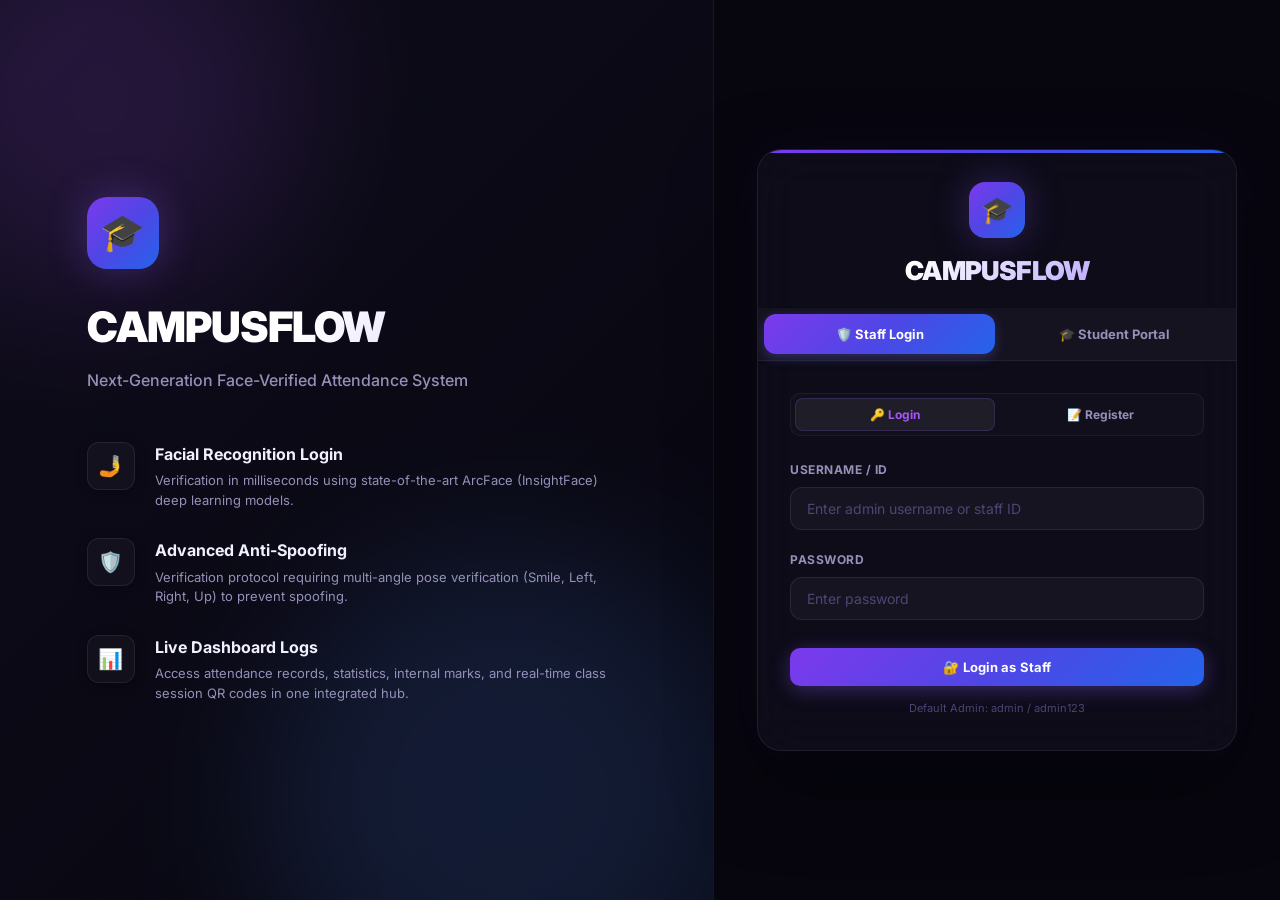
<file: frontend/index.html>
<!DOCTYPE html>
<html lang="en">
<head>
  <meta charset="UTF-8" />
  <meta name="viewport" content="width=device-width, initial-scale=1.0" />
  <title>Dashboard – CampusFlow</title>
  <meta name="description" content="CampusFlow Staff Dashboard – Manage live class sessions, subjects, and attendance." />
  <link rel="stylesheet" href="css/style.css" />
</head>
<body>
<div class="layout">

  <!-- ── Sidebar ── -->
  <aside class="sidebar">
    <div class="sidebar-brand">
      <div class="brand-logo">
        <div class="brand-icon">🎓</div>
        <div>
          <div class="brand-name">CampusFlow</div>
          <div class="brand-sub">ArcFace Face Recognition</div>
        </div>
      </div>
    </div>
    <nav class="sidebar-nav">
      <div class="nav-section-label">Navigation</div>
      <a href="index.html" class="nav-item active">
        <span class="nav-icon">📊</span><span>Dashboard</span>
      </a>
      <div class="nav-section-label">Manage</div>
      <a href="register.html" class="nav-item">
        <span class="nav-icon">👤</span><span>Register Student</span>
      </a>
      <a href="students.html" class="nav-item">
        <span class="nav-icon">👥</span><span>View Students</span>
      </a>
      <a href="enroll.html" class="nav-item">
        <span class="nav-icon">🤳</span><span>Enroll Face</span>
      </a>
      <a href="reports.html" class="nav-item">
        <span class="nav-icon">📋</span><span>Reports</span>
      </a>
      <div class="nav-section-label">College System</div>
      <a href="class_session.html" class="nav-item">
        <span class="nav-icon">🎥</span><span>Live Session</span>
      </a>
      <a href="qrcodes.html" class="nav-item">
        <span class="nav-icon">📱</span><span>QR Attendance</span>
      </a>
      <a href="internal_marks.html" class="nav-item">
        <span class="nav-icon">📝</span><span>Internal Marks</span>
      </a>
      <a href="attendance_report.html" class="nav-item">
        <span class="nav-icon">📈</span><span>Attendance Reports</span>
      </a>
      <a href="notifications.html" class="nav-item">
        <span class="nav-icon">🔔</span><span>Notifications</span>
      </a>
    </nav>
    <div class="sidebar-footer">
      <div class="status-badge">
        <div class="status-dot"></div>
        <span>Server Online</span>
      </div>
      <button class="btn btn-outline btn-sm" style="width:100%; margin-top:10px;" onclick="logout()">
        🚪 Logout
      </button>
    </div>
  </aside>

  <!-- ── Main ── -->
  <div class="main-content">
    <header class="topbar">
      <div class="topbar-title">
        <h1 id="topbar-welcome">Welcome</h1>
        <p id="current-date-str"></p>
      </div>
      <div class="topbar-actions">
        <div class="status-badge">
          <span class="status-dot"></span>
          <span>Session Active</span>
        </div>
      </div>
    </header>

    <!-- Page Content -->
    <div class="page-content">

      <!-- Hero Section -->
      <section class="hero-section">
        <div>
          <h2 class="hero-title" id="hero-user-name">Loading...</h2>
          <p class="hero-sub" id="hero-user-dept"></p>
        </div>
        <div class="hero-stats">
          <div class="hero-stat">
            <div class="hero-stat-val" id="stat-subjects-count">0</div>
            <div class="hero-stat-label">Subjects</div>
          </div>
          <div class="hero-stat">
            <div class="hero-stat-val" id="stat-today-sessions">0</div>
            <div class="hero-stat-label">Sessions Today</div>
          </div>
          <div class="hero-stat">
            <div class="hero-stat-val" id="stat-students-count">0</div>
            <div class="hero-stat-label">Students</div>
          </div>
        </div>
      </section>

      <!-- Grid: Start Session + Subjects List -->
      <div class="grid-2" style="margin-bottom: 28px;">

        <!-- Start Session Card -->
        <div class="card">
          <div class="card-header">
            <h3 class="card-title">🚀 Start New Class Session</h3>
          </div>
          <div id="session-alert"></div>

          <div class="form-group">
            <label class="form-label" for="session-subject">Select Subject</label>
            <select class="form-control" id="session-subject">
              <option value="">— Select Subject —</option>
            </select>
          </div>

          <div class="form-group">
            <label class="form-label" for="session-type">Session Type</label>
            <select class="form-control" id="session-type">
              <option>Lecture</option>
              <option>Lab</option>
              <option>Tutorial</option>
            </select>
          </div>

          <div class="form-group">
            <label class="form-label" for="session-topic">Topic to Cover</label>
            <input class="form-control" type="text" id="session-topic" placeholder="e.g. Introduction to Database Normalization" />
          </div>

          <button class="btn btn-primary" id="start-session-btn" onclick="startNewSession()" style="width: 100%;">
            🎥 Start Live Camera Session
          </button>
        </div>

        <!-- Subjects List Card -->
        <div class="card">
          <div class="card-header">
            <h3 class="card-title">📚 My Subjects</h3>
          </div>
          <div class="table-wrapper" style="max-height: 280px; overflow-y: auto;">
            <table>
              <thead>
                <tr>
                  <th>Code</th>
                  <th>Subject Name</th>
                  <th>Sem</th>
                  <th>Actions</th>
                </tr>
              </thead>
              <tbody id="subjects-list-body">
                <!-- Loaded dynamically -->
              </tbody>
            </table>
          </div>
        </div>

      </div>

      <!-- Active Sessions -->
      <div class="card" style="margin-bottom: 28px;">
        <div class="card-header">
          <h3 class="card-title">⏱️ Active Class Sessions</h3>
          <button class="btn btn-outline btn-sm" onclick="loadDashboardData()">🔄 Refresh</button>
        </div>
        <div class="table-wrapper">
          <table>
            <thead>
              <tr>
                <th>Subject</th>
                <th>Type</th>
                <th>Started At</th>
                <th>Status</th>
                <th>Action</th>
              </tr>
            </thead>
            <tbody id="active-sessions-body">
              <!-- Loaded dynamically -->
            </tbody>
          </table>
        </div>
      </div>

      <!-- Recent Session History -->
      <div class="card">
        <div class="card-header">
          <h3 class="card-title">📄 Recent Session History</h3>
        </div>
        <div class="table-wrapper">
          <table>
            <thead>
              <tr>
                <th>Date</th>
                <th>Subject</th>
                <th>Type</th>
                <th>Topic Covered</th>
                <th>Time</th>
                <th>Records</th>
                <th>Actions</th>
              </tr>
            </thead>
            <tbody id="recent-sessions-body">
              <!-- Loaded dynamically -->
            </tbody>
          </table>
        </div>
      </div>

    </div>
  </div>
</div>

<!-- Manual Attendance Modal -->
<div class="modal-overlay" id="attendance-modal">
  <div class="modal-container">
    <div class="modal-header">
      <h3 class="modal-title">📋 Manual Attendance Override</h3>
      <button class="modal-close" onclick="closeManualAttendanceModal()">&times;</button>
    </div>
    <div class="modal-body">
      <!-- Session metadata summary -->
      <div class="modal-session-info">
        <div class="modal-session-info-row">
          <span style="color:var(--text-secondary);">Subject:</span>
          <span id="modal-session-subject" style="font-weight:700;">-</span>
        </div>
        <div class="modal-session-info-row">
          <span style="color:var(--text-secondary);">Type & Date:</span>
          <span id="modal-session-datetime" style="font-weight:700;">-</span>
        </div>
        <div class="modal-session-info-row">
          <span style="color:var(--text-secondary);">Present Count:</span>
          <span id="modal-session-present-count" style="font-weight:700; color:var(--green)">0 / 0</span>
        </div>
      </div>

      <!-- Search filter -->
      <div class="modal-search">
        <input class="form-control" type="text" id="modal-search-student" placeholder="🔍 Search student name or roll number..." oninput="filterModalStudents()" />
      </div>

      <!-- Student List -->
      <div class="modal-student-list" id="modal-student-list-container">
        <!-- Loaded dynamically -->
      </div>
    </div>
    <div class="modal-footer">
      <button class="btn btn-outline" onclick="closeManualAttendanceModal()">Close</button>
    </div>
  </div>
</div>

<div class="toast-container" id="toast-container"></div>
<script src="js/dashboard.js"></script>
</body>
</html>
</file>
<file: frontend/css/style.css>
/* ─────────────────────────────────────────────
   CampusFlow – Ultra Premium Redesign
   Dark Purple-Blue Gradient Theme
   ───────────────────────────────────────────── */

@import url('https://fonts.googleapis.com/css2?family=Inter:wght@300;400;500;600;700;800;900&display=swap');

/* ── CSS Variables ── */
:root {
  --bg-base:       #07060f;
  --bg-secondary:  #0e0c1a;
  --bg-card:       rgba(255,255,255,0.04);
  --bg-card-hover: rgba(255,255,255,0.07);
  --bg-input:      rgba(255,255,255,0.05);
  --border:        rgba(255,255,255,0.07);
  --border-glow:   rgba(139,92,246,0.4);

  /* Gradient palette */
  --grad-purple: linear-gradient(135deg, #7c3aed, #a855f7);
  --grad-blue:   linear-gradient(135deg, #2563eb, #4f8ef7);
  --grad-cyan:   linear-gradient(135deg, #0891b2, #06b6d4);
  --grad-green:  linear-gradient(135deg, #059669, #10b981);
  --grad-orange: linear-gradient(135deg, #d97706, #f59e0b);
  --grad-red:    linear-gradient(135deg, #dc2626, #ef4444);
  --grad-hero:   linear-gradient(135deg, #1e1b4b 0%, #312e81 40%, #4c1d95 70%, #1e1b4b 100%);
  --grad-brand:  linear-gradient(135deg, #7c3aed 0%, #4f46e5 50%, #2563eb 100%);

  /* Accent Colors */
  --purple:  #a855f7;
  --blue:    #4f8ef7;
  --cyan:    #06b6d4;
  --green:   #10b981;
  --orange:  #f59e0b;
  --red:     #ef4444;
  --pink:    #ec4899;

  --text-primary:   #f1f0ff;
  --text-secondary: #9490b8;
  --text-muted:     #4b4775;

  --glow-purple: 0 0 40px rgba(139,92,246,0.3);
  --glow-blue:   0 0 30px rgba(79,142,247,0.25);
  --glow-green:  0 0 30px rgba(16,185,129,0.2);
  --shadow-card: 0 8px 40px rgba(0,0,0,0.5);
  --shadow-sm:   0 2px 12px rgba(0,0,0,0.3);

  --radius-sm: 10px;
  --radius-md: 16px;
  --radius-lg: 22px;
  --radius-xl: 32px;
  --transition: all 0.3s cubic-bezier(0.4, 0, 0.2, 1);
  --sidebar-width: 270px;
}

/* ── Reset & Base ── */
*, *::before, *::after { box-sizing: border-box; margin: 0; padding: 0; }
html { scroll-behavior: smooth; }
body {
  font-family: 'Inter', system-ui, sans-serif;
  background: var(--bg-base);
  color: var(--text-primary);
  min-height: 100vh;
  line-height: 1.6;
  overflow-x: hidden;
  /* Subtle radial noise texture */
  background-image:
    radial-gradient(ellipse 80% 50% at 50% -20%, rgba(139,92,246,0.12) 0%, transparent 60%),
    radial-gradient(ellipse 60% 40% at 80% 90%, rgba(79,142,247,0.08) 0%, transparent 50%);
}
a { color: inherit; text-decoration: none; }
img, video { max-width: 100%; }

/* ── Scrollbar ── */
::-webkit-scrollbar { width: 5px; }
::-webkit-scrollbar-track { background: transparent; }
::-webkit-scrollbar-thumb { background: rgba(139,92,246,0.5); border-radius: 3px; }
::-webkit-scrollbar-thumb:hover { background: var(--purple); }

/* ── Layout ── */
.layout { display: flex; min-height: 100vh; }

/* ─────────────────── SIDEBAR ─────────────────── */
.sidebar {
  width: var(--sidebar-width);
  background: rgba(14,12,26,0.97);
  border-right: 1px solid var(--border);
  display: flex;
  flex-direction: column;
  position: fixed;
  top: 0; left: 0;
  height: 100vh;
  z-index: 100;
  backdrop-filter: blur(20px);
  -webkit-backdrop-filter: blur(20px);
}

/* Gradient top strip */
.sidebar::before {
  content: '';
  position: absolute;
  top: 0; left: 0; right: 0;
  height: 2px;
  background: var(--grad-brand);
}

.sidebar-brand {
  padding: 28px 22px 22px;
  border-bottom: 1px solid var(--border);
  position: relative;
}

.brand-logo {
  display: flex;
  align-items: center;
  gap: 14px;
}

.brand-icon {
  width: 46px; height: 46px;
  background: var(--grad-brand);
  border-radius: 14px;
  display: flex; align-items: center; justify-content: center;
  font-size: 22px;
  box-shadow: var(--glow-purple);
  flex-shrink: 0;
}

.brand-name {
  font-size: 16px;
  font-weight: 800;
  color: var(--text-primary);
  letter-spacing: -0.3px;
  line-height: 1.2;
}

.brand-sub {
  font-size: 11px;
  font-weight: 500;
  background: var(--grad-brand);
  -webkit-background-clip: text;
  -webkit-text-fill-color: transparent;
  background-clip: text;
  letter-spacing: 0.3px;
}

.sidebar-nav {
  flex: 1;
  padding: 18px 14px;
  overflow-y: auto;
}

.nav-section-label {
  font-size: 10px;
  font-weight: 700;
  color: var(--text-muted);
  text-transform: uppercase;
  letter-spacing: 1.5px;
  padding: 14px 12px 6px;
}

.nav-item {
  display: flex;
  align-items: center;
  gap: 12px;
  padding: 12px 14px;
  border-radius: var(--radius-sm);
  cursor: pointer;
  transition: var(--transition);
  font-size: 14px;
  font-weight: 500;
  color: var(--text-secondary);
  margin-bottom: 3px;
  position: relative;
  overflow: hidden;
}

.nav-item::before {
  content: '';
  position: absolute;
  inset: 0;
  background: var(--grad-purple);
  opacity: 0;
  transition: opacity 0.3s;
  border-radius: var(--radius-sm);
}

.nav-item:hover { color: var(--text-primary); }
.nav-item:hover::before { opacity: 0.1; }

.nav-item.active {
  background: rgba(139,92,246,0.15);
  color: var(--purple);
  border: 1px solid rgba(139,92,246,0.25);
}

.nav-item .nav-icon {
  font-size: 17px;
  flex-shrink: 0;
  position: relative;
  z-index: 1;
}

.nav-item span:not(.nav-icon) {
  position: relative;
  z-index: 1;
}

.sidebar-footer {
  padding: 16px 14px;
  border-top: 1px solid var(--border);
}

.status-badge {
  display: flex;
  align-items: center;
  gap: 10px;
  padding: 10px 14px;
  background: rgba(16,185,129,0.07);
  border: 1px solid rgba(16,185,129,0.15);
  border-radius: var(--radius-sm);
  font-size: 12px;
  color: var(--green);
  font-weight: 500;
}

.status-dot {
  width: 8px; height: 8px;
  border-radius: 50%;
  background: var(--green);
  box-shadow: 0 0 8px var(--green);
  animation: pulse-dot 2s ease-in-out infinite;
}

@keyframes pulse-dot {
  0%, 100% { opacity: 1; box-shadow: 0 0 8px var(--green); }
  50%       { opacity: 0.6; box-shadow: 0 0 4px var(--green); }
}

/* ─────────────────── MAIN CONTENT ─────────────────── */
.main-content {
  margin-left: var(--sidebar-width);
  flex: 1;
  display: flex;
  flex-direction: column;
  min-height: 100vh;
}

.topbar {
  background: rgba(7,6,15,0.85);
  backdrop-filter: blur(24px);
  -webkit-backdrop-filter: blur(24px);
  border-bottom: 1px solid var(--border);
  padding: 0 36px;
  height: 70px;
  display: flex;
  align-items: center;
  justify-content: space-between;
  position: sticky;
  top: 0;
  z-index: 50;
}

.topbar-title h1 {
  font-size: 21px;
  font-weight: 800;
  letter-spacing: -0.5px;
  color: var(--text-primary);
}

.topbar-title p {
  font-size: 12px;
  color: var(--text-secondary);
}

.topbar-actions {
  display: flex;
  align-items: center;
  gap: 10px;
}

.page-content { padding: 32px 36px; flex: 1; }

/* ─────────────────── HERO SECTION ─────────────────── */
.hero-section {
  background: var(--grad-hero);
  border: 1px solid rgba(139,92,246,0.2);
  border-radius: var(--radius-xl);
  padding: 32px 36px;
  margin-bottom: 32px;
  position: relative;
  overflow: hidden;
}

.hero-section::before {
  content: '';
  position: absolute;
  top: -50%; right: -10%;
  width: 400px; height: 400px;
  border-radius: 50%;
  background: radial-gradient(circle, rgba(139,92,246,0.2) 0%, transparent 70%);
  pointer-events: none;
}

.hero-section::after {
  content: '';
  position: absolute;
  bottom: -40%; left: 20%;
  width: 300px; height: 300px;
  border-radius: 50%;
  background: radial-gradient(circle, rgba(79,142,247,0.15) 0%, transparent 70%);
  pointer-events: none;
}

.hero-title {
  font-size: 28px;
  font-weight: 900;
  letter-spacing: -0.8px;
  background: linear-gradient(135deg, #fff 30%, #c4b5fd 70%, #93c5fd 100%);
  -webkit-background-clip: text;
  -webkit-text-fill-color: transparent;
  background-clip: text;
  margin-bottom: 6px;
}

.hero-sub {
  font-size: 14px;
  color: rgba(196,181,253,0.8);
  font-weight: 400;
}

.hero-stats {
  display: flex;
  gap: 32px;
  margin-top: 24px;
}

.hero-stat {
  text-align: center;
}

.hero-stat-val {
  font-size: 32px;
  font-weight: 900;
  color: #fff;
  line-height: 1;
}

.hero-stat-label {
  font-size: 11px;
  color: rgba(196,181,253,0.7);
  text-transform: uppercase;
  letter-spacing: 0.8px;
  margin-top: 4px;
}

/* ─────────────────── CARDS ─────────────────── */
.card {
  background: var(--bg-card);
  border: 1px solid var(--border);
  border-radius: var(--radius-lg);
  padding: 26px;
  transition: var(--transition);
  position: relative;
  overflow: hidden;
}

.card:hover {
  background: var(--bg-card-hover);
  border-color: rgba(139,92,246,0.2);
  box-shadow: var(--shadow-card);
}

.card-header {
  display: flex;
  align-items: center;
  justify-content: space-between;
  margin-bottom: 22px;
}

.card-title {
  font-size: 15px;
  font-weight: 700;
  color: var(--text-primary);
  display: flex;
  align-items: center;
  gap: 8px;
  letter-spacing: -0.2px;
}

/* ─────────────────── STAT CARDS ─────────────────── */
.stats-grid {
  display: grid;
  grid-template-columns: repeat(auto-fit, minmax(220px, 1fr));
  gap: 20px;
  margin-bottom: 28px;
}

.stat-card {
  background: var(--bg-card);
  border: 1px solid var(--border);
  border-radius: var(--radius-lg);
  padding: 26px;
  transition: var(--transition);
  position: relative;
  overflow: hidden;
  cursor: default;
}

/* Glow orb in top-right */
.stat-card::after {
  content: '';
  position: absolute;
  top: -20px; right: -20px;
  width: 90px; height: 90px;
  border-radius: 50%;
  opacity: 0.12;
  transition: var(--transition);
}

.stat-card.purple::after { background: var(--purple); }
.stat-card.blue::after   { background: var(--blue); }
.stat-card.green::after  { background: var(--green); }
.stat-card.orange::after { background: var(--orange); }

.stat-card:hover {
  transform: translateY(-4px);
  border-color: rgba(139,92,246,0.25);
  box-shadow: 0 16px 48px rgba(0,0,0,0.4), var(--glow-purple);
}

.stat-card:hover::after { opacity: 0.2; }

.stat-icon {
  width: 52px; height: 52px;
  border-radius: 14px;
  display: flex; align-items: center; justify-content: center;
  font-size: 24px;
  margin-bottom: 18px;
  position: relative;
}

.stat-icon.purple { background: rgba(168,85,247,0.15); box-shadow: 0 0 20px rgba(168,85,247,0.15); }
.stat-icon.blue   { background: rgba(79,142,247,0.15); box-shadow: 0 0 20px rgba(79,142,247,0.15); }
.stat-icon.green  { background: rgba(16,185,129,0.15); box-shadow: 0 0 20px rgba(16,185,129,0.15); }
.stat-icon.orange { background: rgba(245,158,11,0.12); box-shadow: 0 0 20px rgba(245,158,11,0.12); }

.stat-value {
  font-size: 40px;
  font-weight: 900;
  line-height: 1;
  margin-bottom: 6px;
  letter-spacing: -1px;
  color: var(--text-primary);
}

.stat-label {
  font-size: 13px;
  color: var(--text-secondary);
  font-weight: 600;
}

.stat-sub {
  font-size: 11px;
  color: var(--text-muted);
  margin-top: 4px;
}

/* ─────────────────── BUTTONS ─────────────────── */
.btn {
  display: inline-flex;
  align-items: center;
  justify-content: center;
  gap: 8px;
  padding: 11px 22px;
  border-radius: var(--radius-sm);
  font-size: 13px;
  font-weight: 700;
  cursor: pointer;
  transition: var(--transition);
  border: none;
  outline: none;
  font-family: inherit;
  white-space: nowrap;
  letter-spacing: 0.1px;
  position: relative;
  overflow: hidden;
}

.btn::after {
  content: '';
  position: absolute;
  inset: 0;
  background: rgba(255,255,255,0.1);
  opacity: 0;
  transition: opacity 0.2s;
}

.btn:hover::after { opacity: 1; }

.btn-primary {
  background: var(--grad-brand);
  color: #fff;
  box-shadow: 0 4px 20px rgba(139,92,246,0.35);
}

.btn-primary:hover {
  transform: translateY(-2px);
  box-shadow: 0 8px 30px rgba(139,92,246,0.5);
}

.btn-success {
  background: var(--grad-green);
  color: #fff;
  box-shadow: 0 4px 16px rgba(16,185,129,0.3);
}

.btn-success:hover {
  transform: translateY(-2px);
  box-shadow: 0 8px 24px rgba(16,185,129,0.45);
}

.btn-danger {
  background: var(--grad-red);
  color: #fff;
  box-shadow: 0 4px 16px rgba(239,68,68,0.25);
}

.btn-danger:hover { transform: translateY(-2px); }

.btn-outline {
  background: transparent;
  border: 1px solid var(--border);
  color: var(--text-secondary);
}

.btn-outline:hover {
  border-color: var(--purple);
  color: var(--purple);
  background: rgba(168,85,247,0.08);
}

.btn-sm  { padding: 8px 16px; font-size: 12px; }
.btn-lg  { padding: 14px 30px; font-size: 15px; }
.btn-icon { padding: 8px 10px; }

.btn:disabled {
  opacity: 0.45;
  cursor: not-allowed;
  transform: none !important;
  box-shadow: none !important;
}

/* ─────────────────── FORMS ─────────────────── */
.form-group { margin-bottom: 20px; }

.form-label {
  display: block;
  font-size: 11px;
  font-weight: 700;
  color: var(--text-secondary);
  margin-bottom: 8px;
  text-transform: uppercase;
  letter-spacing: 0.8px;
}

.form-control {
  width: 100%;
  background: var(--bg-input);
  border: 1px solid var(--border);
  border-radius: var(--radius-sm);
  padding: 12px 16px;
  font-size: 14px;
  color: var(--text-primary);
  font-family: inherit;
  transition: var(--transition);
  outline: none;
}

.form-control:focus {
  border-color: var(--purple);
  background: rgba(139,92,246,0.06);
  box-shadow: 0 0 0 3px rgba(139,92,246,0.15);
}

.form-control::placeholder { color: var(--text-muted); }
select.form-control { cursor: pointer; }
select.form-control option { background: var(--bg-secondary); color: var(--text-primary); }

/* ─────────────────── TABLES ─────────────────── */
.table-wrapper { overflow-x: auto; border-radius: var(--radius-md); }

table { width: 100%; border-collapse: collapse; font-size: 13px; }

thead th {
  background: rgba(255,255,255,0.03);
  color: var(--text-muted);
  font-size: 10px;
  font-weight: 700;
  text-transform: uppercase;
  letter-spacing: 1px;
  padding: 13px 18px;
  text-align: left;
  border-bottom: 1px solid var(--border);
}

tbody tr {
  border-bottom: 1px solid rgba(255,255,255,0.03);
  transition: var(--transition);
}

tbody tr:hover { background: rgba(139,92,246,0.04); }
tbody td { padding: 14px 18px; color: var(--text-secondary); vertical-align: middle; }
tbody td:first-child { color: var(--text-primary); font-weight: 600; }

/* ─────────────────── BADGES ─────────────────── */
.badge {
  display: inline-flex; align-items: center; gap: 4px;
  padding: 4px 12px;
  border-radius: 100px;
  font-size: 11px;
  font-weight: 700;
}

.badge-success { background: rgba(16,185,129,0.12);  color: var(--green); border: 1px solid rgba(16,185,129,0.2); }
.badge-danger  { background: rgba(239,68,68,0.12);   color: var(--red);   border: 1px solid rgba(239,68,68,0.2); }
.badge-blue    { background: rgba(79,142,247,0.12);  color: var(--blue);  border: 1px solid rgba(79,142,247,0.2); }
.badge-orange  { background: rgba(245,158,11,0.12);  color: var(--orange);border: 1px solid rgba(245,158,11,0.2); }
.badge-purple  { background: rgba(168,85,247,0.12);  color: var(--purple);border: 1px solid rgba(168,85,247,0.2); }

/* ─────────────────── CAMERA ─────────────────── */
.camera-container {
  position: relative;
  border-radius: var(--radius-lg);
  overflow: hidden;
  background: #000;
  border: 1px solid var(--border);
  aspect-ratio: 4/3;
}

.camera-container video,
.camera-container canvas,
.camera-container img {
  width: 100%; height: 100%;
  object-fit: cover;
  display: block;
}

.camera-overlay {
  position: absolute;
  inset: 0;
  pointer-events: none;
}

.scan-line {
  position: absolute;
  left: 0; right: 0;
  height: 2px;
  background: linear-gradient(90deg, transparent, var(--cyan), transparent);
  animation: scan 2.5s ease-in-out infinite;
  opacity: 0.8;
}

@keyframes scan {
  0%   { top: 8%;  opacity: 0; }
  10%  { opacity: 0.8; }
  90%  { opacity: 0.8; }
  100% { top: 92%; opacity: 0; }
}

.camera-corner {
  position: absolute;
  width: 28px; height: 28px;
  border-color: var(--purple);
  border-style: solid;
  opacity: 0.9;
}

.corner-tl { top: 14px; left: 14px; border-width: 3px 0 0 3px; border-radius: 4px 0 0 0; }
.corner-tr { top: 14px; right: 14px; border-width: 3px 3px 0 0; border-radius: 0 4px 0 0; }
.corner-bl { bottom: 14px; left: 14px; border-width: 0 0 3px 3px; border-radius: 0 0 0 4px; }
.corner-br { bottom: 14px; right: 14px; border-width: 0 3px 3px 0; border-radius: 0 0 4px 0; }

.camera-status {
  position: absolute;
  bottom: 14px;
  left: 50%;
  transform: translateX(-50%);
  background: rgba(7,6,15,0.85);
  backdrop-filter: blur(10px);
  border: 1px solid var(--border);
  border-radius: 100px;
  padding: 6px 18px;
  font-size: 12px;
  font-weight: 700;
  color: var(--cyan);
  white-space: nowrap;
}

/* Pulsing record dot */
.rec-dot {
  display: inline-block;
  width: 8px; height: 8px;
  background: var(--red);
  border-radius: 50%;
  margin-right: 4px;
  animation: blink 1s ease-in-out infinite;
  box-shadow: 0 0 8px var(--red);
}

@keyframes blink {
  0%, 100% { opacity: 1; }
  50%       { opacity: 0.2; }
}

/* ─────────────────── PROGRESS ─────────────────── */
.progress-bar-wrapper {
  width: 100%; height: 8px;
  background: rgba(255,255,255,0.05);
  border-radius: 100px;
  overflow: hidden;
}

.progress-bar-fill {
  height: 100%;
  background: var(--grad-brand);
  border-radius: 100px;
  transition: width 0.5s ease;
  position: relative;
}

.progress-bar-fill::after {
  content: '';
  position: absolute;
  top: 0; right: 0;
  width: 40px; height: 100%;
  background: rgba(255,255,255,0.35);
  filter: blur(5px);
  animation: shimmer 1.5s ease-in-out infinite;
}

@keyframes shimmer { 0% { opacity: 0; } 50% { opacity: 1; } 100% { opacity: 0; } }

/* ─────────────────── ALERTS ─────────────────── */
.alert {
  display: flex; align-items: flex-start; gap: 12px;
  padding: 15px 20px;
  border-radius: var(--radius-sm);
  font-size: 13px;
  font-weight: 500;
  border: 1px solid transparent;
  margin-bottom: 20px;
}

.alert-success { background: rgba(16,185,129,0.08);  border-color: rgba(16,185,129,0.25); color: var(--green); }
.alert-error   { background: rgba(239,68,68,0.08);   border-color: rgba(239,68,68,0.25);  color: var(--red); }
.alert-info    { background: rgba(79,142,247,0.08);  border-color: rgba(79,142,247,0.25); color: var(--blue); }
.alert-warning { background: rgba(245,158,11,0.08);  border-color: rgba(245,158,11,0.25); color: var(--orange); }
.alert-purple  { background: rgba(168,85,247,0.08);  border-color: rgba(168,85,247,0.25); color: var(--purple); }

/* ─────────────────── GRIDS ─────────────────── */
.grid-2 { display: grid; grid-template-columns: 1fr 1fr; gap: 24px; }
.grid-3 { display: grid; grid-template-columns: repeat(3, 1fr); gap: 24px; }

.divider { height: 1px; background: var(--border); margin: 22px 0; }

/* ─────────────────── EMPTY STATE ─────────────────── */
.empty-state { text-align: center; padding: 52px 24px; }
.empty-icon  { font-size: 52px; margin-bottom: 16px; opacity: 0.35; }
.empty-title { font-size: 16px; font-weight: 700; color: var(--text-secondary); margin-bottom: 6px; }
.empty-sub   { font-size: 13px; color: var(--text-muted); }

/* ─────────────────── TOASTS ─────────────────── */
.toast-container {
  position: fixed;
  bottom: 28px; right: 28px;
  z-index: 9999;
  display: flex; flex-direction: column; gap: 10px;
}

.toast {
  background: rgba(14,12,26,0.97);
  border: 1px solid var(--border);
  border-radius: var(--radius-sm);
  padding: 14px 18px;
  font-size: 13px;
  font-weight: 600;
  max-width: 340px;
  display: flex; align-items: center; gap: 10px;
  animation: slide-in 0.3s ease;
  box-shadow: var(--shadow-card);
  backdrop-filter: blur(20px);
}

.toast.success { border-left: 3px solid var(--green);  color: var(--green); }
.toast.error   { border-left: 3px solid var(--red);    color: var(--red); }
.toast.info    { border-left: 3px solid var(--blue);   color: var(--blue); }
.toast.warning { border-left: 3px solid var(--orange); color: var(--orange); }

@keyframes slide-in {
  from { transform: translateX(110%); opacity: 0; }
  to   { transform: translateX(0);    opacity: 1; }
}

/* ─────────────────── PHOTO GRID ─────────────────── */
.photo-grid {
  display: grid;
  grid-template-columns: repeat(5, 1fr);
  gap: 10px;
  margin-top: 16px;
}

.photo-slot {
  aspect-ratio: 1;
  border-radius: var(--radius-sm);
  border: 2px dashed rgba(139,92,246,0.3);
  display: flex; align-items: center; justify-content: center;
  font-size: 22px;
  color: var(--text-muted);
  overflow: hidden;
  transition: var(--transition);
  position: relative;
  background: rgba(139,92,246,0.04);
}

.photo-slot.filled {
  border: 2px solid var(--green);
  border-style: solid;
  box-shadow: 0 0 12px rgba(16,185,129,0.2);
}

.photo-slot img { width: 100%; height: 100%; object-fit: cover; }

.photo-slot .check {
  position: absolute;
  top: 5px; right: 5px;
  background: var(--green);
  color: #fff;
  border-radius: 50%;
  width: 18px; height: 18px;
  font-size: 10px;
  display: flex; align-items: center; justify-content: center;
  box-shadow: 0 0 8px rgba(16,185,129,0.5);
}

/* ─────────────────── ATTENDANCE LOG ─────────────────── */
.attendance-log {
  max-height: 360px;
  overflow-y: auto;
  display: flex;
  flex-direction: column;
  gap: 8px;
}

.log-item {
  display: flex; align-items: center; gap: 12px;
  padding: 12px 16px;
  background: var(--bg-card);
  border-radius: var(--radius-sm);
  border: 1px solid var(--border);
  animation: fade-up 0.35s ease;
}

@keyframes fade-up {
  from { opacity: 0; transform: translateY(10px); }
  to   { opacity: 1; transform: translateY(0); }
}

.log-avatar {
  width: 38px; height: 38px;
  border-radius: 50%;
  background: var(--grad-brand);
  display: flex; align-items: center; justify-content: center;
  font-size: 14px; font-weight: 800; color: #fff;
  flex-shrink: 0;
  box-shadow: 0 0 12px rgba(139,92,246,0.3);
}

.log-info { flex: 1; min-width: 0; }
.log-name { font-size: 13px; font-weight: 700; color: var(--text-primary); }
.log-detail { font-size: 11px; color: var(--text-secondary); }
.log-time { font-size: 11px; color: var(--text-muted); white-space: nowrap; }

/* Confidence bar */
.conf-bar {
  width: 60px; height: 4px;
  background: rgba(255,255,255,0.08);
  border-radius: 2px;
  overflow: hidden;
  margin-top: 4px;
}

.conf-bar-fill {
  height: 100%;
  background: var(--grad-green);
  border-radius: 2px;
}

/* ─────────────────── STEP INDICATOR ─────────────────── */
.steps {
  display: flex; align-items: center; gap: 0;
  margin-bottom: 28px;
}

.step {
  display: flex; align-items: center; gap: 10px;
  flex: 1;
}

.step-num {
  width: 32px; height: 32px;
  border-radius: 50%;
  background: rgba(255,255,255,0.06);
  border: 2px solid var(--border);
  display: flex; align-items: center; justify-content: center;
  font-size: 13px; font-weight: 800;
  color: var(--text-muted);
  flex-shrink: 0;
  transition: var(--transition);
}

.step.active .step-num {
  background: var(--grad-brand);
  border-color: transparent;
  color: #fff;
  box-shadow: 0 0 16px rgba(139,92,246,0.4);
}

.step.done .step-num {
  background: var(--grad-green);
  border-color: transparent;
  color: #fff;
}

.step-label { font-size: 12px; font-weight: 600; color: var(--text-muted); }
.step.active .step-label { color: var(--text-primary); }
.step.done .step-label { color: var(--green); }

.step-line {
  height: 1px;
  background: var(--border);
  flex: 1;
  margin: 0 8px;
}

/* ─────────────────── SPINNER ─────────────────── */
.spinner {
  width: 18px; height: 18px;
  border: 2px solid rgba(255,255,255,0.15);
  border-top-color: #fff;
  border-radius: 50%;
  animation: spin 0.65s linear infinite;
  display: inline-block;
  flex-shrink: 0;
}

@keyframes spin { to { transform: rotate(360deg); } }

/* ─────────────────── CHART ─────────────────── */
.chart-container { position: relative; height: 220px; }

/* ─────────────────── GRADIENT TEXT ─────────────────── */
.gradient-text {
  background: var(--grad-brand);
  -webkit-background-clip: text;
  -webkit-text-fill-color: transparent;
  background-clip: text;
}

/* ─────────────────── WORKFLOW CARDS ─────────────────── */
.workflow-grid {
  display: grid;
  grid-template-columns: repeat(4, 1fr);
  gap: 16px;
  margin-bottom: 28px;
}

.workflow-card {
  background: var(--bg-card);
  border: 1px solid var(--border);
  border-radius: var(--radius-md);
  padding: 20px;
  text-align: center;
  transition: var(--transition);
  cursor: pointer;
  text-decoration: none;
  display: block;
}

.workflow-card:hover {
  background: rgba(139,92,246,0.08);
  border-color: rgba(139,92,246,0.3);
  transform: translateY(-3px);
}

.workflow-num {
  width: 36px; height: 36px;
  border-radius: 10px;
  background: var(--grad-brand);
  color: #fff;
  font-size: 16px; font-weight: 900;
  display: flex; align-items: center; justify-content: center;
  margin: 0 auto 12px;
  box-shadow: 0 0 16px rgba(139,92,246,0.3);
}

.workflow-icon { font-size: 28px; margin-bottom: 10px; }
.workflow-title { font-size: 13px; font-weight: 700; color: var(--text-primary); margin-bottom: 4px; }
.workflow-desc  { font-size: 11px; color: var(--text-muted); }

/* ─────────────────── RESPONSIVE ─────────────────── */
@media (max-width: 1100px) {
  .grid-2, .grid-3, .workflow-grid { grid-template-columns: 1fr; }
  .workflow-grid { grid-template-columns: 1fr 1fr; }
  .hero-stats { gap: 20px; }
}

@media (max-width: 768px) {
  :root { --sidebar-width: 64px; }
  .brand-name, .brand-sub, .nav-item span:not(.nav-icon),
  .nav-section-label, .status-badge span { display: none; }
  .page-content { padding: 20px 16px; }
  .topbar { padding: 0 20px; }
  .photo-grid { grid-template-columns: repeat(3, 1fr); }
  .stats-grid { grid-template-columns: 1fr 1fr; }
  .workflow-grid { grid-template-columns: 1fr 1fr; }
}

/* ── Manual Attendance Modal ── */
.modal-overlay {
  position: fixed;
  top: 0; left: 0; right: 0; bottom: 0;
  background: rgba(7, 6, 15, 0.85);
  backdrop-filter: blur(12px);
  z-index: 1000;
  display: flex;
  align-items: center;
  justify-content: center;
  opacity: 0;
  pointer-events: none;
  transition: opacity 0.3s cubic-bezier(0.4, 0, 0.2, 1);
}
.modal-overlay.active {
  opacity: 1;
  pointer-events: all;
}
.modal-container {
  width: 90%;
  max-width: 600px;
  max-height: 80vh;
  background: var(--bg-secondary);
  border: 1px solid var(--border);
  border-radius: var(--radius-lg);
  box-shadow: var(--shadow-card), 0 0 40px rgba(139, 92, 246, 0.15);
  display: flex;
  flex-direction: column;
  transform: translateY(30px);
  transition: transform 0.3s cubic-bezier(0.4, 0, 0.2, 1);
  overflow: hidden;
}
.modal-overlay.active .modal-container {
  transform: translateY(0);
}
.modal-header {
  padding: 22px 28px;
  border-bottom: 1px solid var(--border);
  display: flex;
  align-items: center;
  justify-content: space-between;
  background: rgba(255,255,255,0.01);
}
.modal-title {
  font-size: 18px;
  font-weight: 800;
  color: var(--text-primary);
  display: flex;
  align-items: center;
  gap: 8px;
}
.modal-close {
  background: none;
  border: none;
  color: var(--text-secondary);
  font-size: 24px;
  cursor: pointer;
  width: 32px; height: 32px;
  border-radius: 50%;
  display: flex; align-items: center; justify-content: center;
  transition: var(--transition);
}
.modal-close:hover {
  background: rgba(255,255,255,0.05);
  color: var(--purple);
}
.modal-body {
  padding: 24px 28px;
  overflow-y: auto;
  flex: 1;
  display: flex;
  flex-direction: column;
  gap: 18px;
}
.modal-session-info {
  background: rgba(255,255,255,0.02);
  border: 1px solid var(--border);
  border-radius: var(--radius-sm);
  padding: 14px 18px;
  font-size: 13px;
}
.modal-session-info-row {
  display: flex;
  justify-content: space-between;
  margin-bottom: 6px;
}
.modal-session-info-row:last-child {
  margin-bottom: 0;
}
.modal-search {
  position: relative;
}
.modal-search input {
  width: 100%;
}
.modal-student-list {
  display: flex;
  flex-direction: column;
  gap: 8px;
  max-height: 320px;
  overflow-y: auto;
  padding-right: 4px;
}
.modal-student-item {
  display: flex;
  align-items: center;
  justify-content: space-between;
  padding: 12px 16px;
  background: rgba(255,255,255,0.03);
  border: 1px solid var(--border);
  border-radius: var(--radius-sm);
  transition: var(--transition);
}
.modal-student-item:hover {
  background: rgba(139,92,246,0.04);
  border-color: rgba(139,92,246,0.15);
}
.modal-student-item.present {
  border-left: 3px solid var(--green);
  background: rgba(16,185,129,0.03);
}
.modal-student-item.absent {
  border-left: 3px solid var(--red);
  background: rgba(239,68,68,0.03);
}
.modal-student-info {
  display: flex;
  flex-direction: column;
}
.modal-student-name {
  font-size: 13px;
  font-weight: 700;
  color: var(--text-primary);
}
.modal-student-roll {
  font-size: 11px;
  color: var(--text-secondary);
}
.modal-student-status {
  font-size: 11px;
  font-weight: 600;
  margin-top: 2px;
}
.modal-student-actions {
  display: flex;
  align-items: center;
}
.modal-footer {
  padding: 18px 28px;
  border-top: 1px solid var(--border);
  display: flex;
  justify-content: flex-end;
  background: rgba(255,255,255,0.01);
}

/* Custom Toggle Switch Pill */
.switch {
  position: relative;
  display: inline-block;
  width: 46px;
  height: 24px;
}
.switch input {
  opacity: 0;
  width: 0;
  height: 0;
}
.slider {
  position: absolute;
  cursor: pointer;
  top: 0; left: 0; right: 0; bottom: 0;
  background-color: rgba(255,255,255,0.08);
  border: 1px solid var(--border);
  transition: .3s cubic-bezier(0.4, 0, 0.2, 1);
  border-radius: 24px;
}
.slider:before {
  position: absolute;
  content: "";
  height: 16px;
  width: 16px;
  left: 3px;
  bottom: 3px;
  background-color: var(--text-secondary);
  transition: .3s cubic-bezier(0.4, 0, 0.2, 1);
  border-radius: 50%;
}
.switch input:checked + .slider {
  background: var(--grad-purple);
  border-color: var(--purple);
}
.switch input:checked + .slider:before {
  transform: translateX(22px);
  background-color: var(--text-primary);
}
</file>
